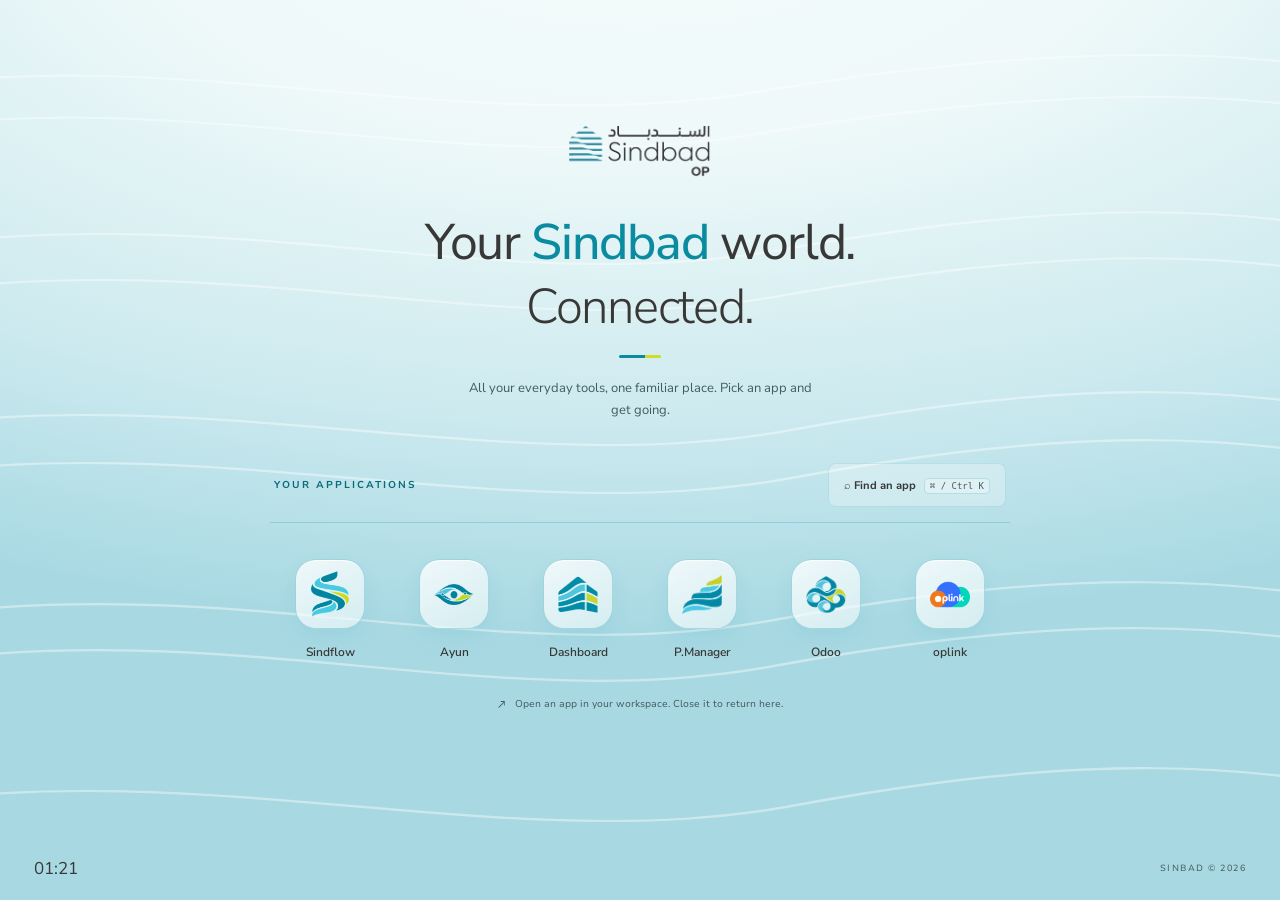
<file: index.html>
<!doctype html>
<html lang="en">

<head>
    <meta charset="UTF-8">
    <meta name="viewport" content="width=device-width, initial-scale=1">
    <meta name="theme-color" content="#0A8BA0">

    <title>Sindbad | Your Apps</title>

    <link rel="stylesheet" href="assets/styles/base.css">
    <link rel="stylesheet" href="assets/styles/brand-refresh.css">
    <link rel="stylesheet" href="assets/styles/app-board.css">
    <link rel="stylesheet" href="assets/styles/light-theme.css">
    <link rel="stylesheet" href="assets/styles/responsive.css">
    <link rel="stylesheet" href="assets/styles/oplink-guide.css">
</head>

<body>

    <svg class="waves" viewBox="0 0 440 900" preserveAspectRatio="none" aria-hidden="true" focusable="false">
        <g fill="none" stroke="#FFFFFF" stroke-width="2.2" stroke-linecap="round" opacity=".75">
            <path d="M-40 90 C 60 40, 160 140, 260 92 S 440 40, 500 96"></path>
            <path d="M-40 132 C 60 82, 160 182, 260 134 S 440 82, 500 138"></path>
            <path d="M-40 250 C 80 196, 170 300, 268 250 S 430 198, 500 254"></path>
            <path d="M-40 296 C 80 242, 170 346, 268 296 S 430 244, 500 300"></path>
            <path d="M-40 430 C 70 378, 175 482, 272 430 S 432 380, 500 434"></path>
            <path d="M-40 478 C 70 426, 175 530, 272 478 S 432 428, 500 482"></path>
            <path d="M-40 620 C 80 566, 168 672, 266 620 S 430 570, 500 624"></path>
            <path d="M-40 666 C 80 612, 168 718, 266 666 S 430 616, 500 670"></path>
            <path d="M-40 806 C 70 754, 175 858, 272 806 S 432 756, 500 810"></path>
        </g>
    </svg>
    <main class="launcher" aria-labelledby="page-title">
        <section class="content">

            <a class="brand" href="#" aria-label="Sindbad apps">
                <img src="assets/images/sindbad-logo.png" alt="Sindbad">
            </a>

            <h1 id="page-title">
                Your <em>Sindbad</em> world.
                <span>Connected.</span>
            </h1>

            <p class="subtitle">
                All your everyday tools, one familiar place.
                Pick an app and get going.
            </p>

            <div class="directory-head">
                <span>YOUR APPLICATIONS</span>

                <button id="findButton" type="button">
                    ⌕
                    <b>Find an app</b>
                    <kbd>⌘ / Ctrl K</kbd>
                </button>
            </div>

            <!-- Edit application names, descriptions, icons, and links directly in this HTML. -->
            <nav id="apps" class="apps" aria-label="Sindbad applications">

                <!-- Sindflow -->
                <div class="app" data-search="sindflow tasks projects">
                    <button target_link="https://oracleapex.com/ords/r/sindbad_sales/sindbad-sales-panal134338/login" target="_blank" rel="noopener" aria-label="Open Tasks & Projects">
                        <span class="icon tone-0">
                            <img src="assets/images/sindflow-mark.png" alt="">
                        </span>
                        <span class="app-name">Sindflow</span>
                    </button>
                </div>

                <!-- People -->
                <div class="app" data-search="people hr">
                    <button target_link="https://server.ayunts.com/" class="inactive"
                        aria-label="People & HR link coming soon">
                        <span class="icon tone-1">
                            <span class="symbol" aria-hidden="true">
                                <img src="assets/images/ayun-logo.png" alt="">
                            </span>
                        </span>
                        <span class="app-name">Ayun</span>
                    </button>
                </div>

                <!-- Dashboard -->
                <div class="app" data-search="Dashboard">
                    <button target_link="https://www.sindbadom.work/admin/login" class="inactive"
                        aria-label="Dashboard link coming soon">
                        <span class="icon tone-2">
                            <span class="symbol" aria-hidden="true">
                                <img src="assets/images/sindbad-dashboard.png" alt="">
                            </span>
                        </span>
                        <span class="app-name">Dashboard</span>
                    </button>
                </div>

                <!-- Project Manager -->
                <div class="app" data-search="files assets">
                    <button target_link="https://sindbadom.work/pm/login" class="inactive"
                        aria-label="Project Manager link coming soon">
                        <span class="icon tone-3">
                            <span class="symbol" aria-hidden="true">
                                <img src="assets/images/Project-Manager.png" alt="">
                            </span>
                        </span>
                        <span class="app-name">P.Manager</span>
                    </button>
                </div>

                <!-- Odoo -->
                <div class="app" data-search="Odoo reports">
                    <button target_link="https://sindbad-home.odoo.com/odoo" class="inactive"
                        aria-label="Reports & Odoo link coming soon">
                        <span class="icon tone-4">
                            <span class="symbol" aria-hidden="true">
                                <img src="assets/images/sindodoo.png" alt="">
                            </span>
                        </span>
                        <span class="app-name">Odoo</span>
                    </button>
                </div>
                <!-- oplink -->
                <div class="app" data-search="oplink reports">
                    <button target_link="https://opsso.oppein.com/sso/login?service=https%3A%2F%2Fapi-phx.yunxuetang.cn%2Fsso%2Foppein%2Fsso%2Flogin" class="inactive"
                        aria-label="Reports & oplink link coming soon">
                        <span class="icon tone-4">
                            <span class="symbol" aria-hidden="true">
                                <img src="assets/images/oplink.png" alt="">
                            </span>
                        </span>
                        <span class="app-name">oplink</span>
                    </button>
                </div>
                <!--                 
                <div class="app" data-search="Odoo reports">
                    <button class="inactive" type="button" disabled aria-label="Add application — coming soon">
                        <span class="icon tone-4">
                            <span class="symbol" aria-hidden="true">
                                <img src="assets/images/add.png" alt="">
                            </span>
                        </span>
                        <span class="app-name">Add</span>
                    </button>
                </div> -->

            </nav>

            <p class="launch-note">
                ↗ &nbsp; Open an app in your workspace. Close it to return here.
            </p>

        </section>
    </main>

    <!-- Footer -->
    <footer>
        <span class="clock" id="clock"></span>
        <span>SINBAD © 2026</span>
    </footer>

    <!-- Search Dialog -->
    <dialog id="searchDialog" aria-labelledby="search-title">
        <form method="dialog" class="search-panel">

            <button class="close" type="button" aria-label="Close search">
                ×
            </button>

            <label id="search-title" for="search">FIND AN APP</label>

            <div class="search-box">
                <span>⌕</span>
                <input id="search" type="search" placeholder="Search your applications…" autocomplete="off">
            </div>

            <div id="results" class="results"></div>
        </form>
    </dialog>

<!-- Float Board -->

    <dialog class="float-board" aria-labelledby="board-title">
        <aside id="oplink-guide" aria-label="Oplink training guide" hidden>
            <button type="button" class="guide-close" aria-label="Dismiss guide" title="Close (Esc)">×</button>
            <p>Need help with online training?</p>
            <div class="guide-actions">
                <a class="guide-download" target="_blank" href="assets/docs/oplink-training-guide.pdf" download="Oplink-Online-Training-Guide.pdf">Download guide</a>
                <button type="button" class="guide-skip">Skip</button>
            </div>
        </aside>
        <div class="board-child">
            <span id="board-title" class="board-sr-only"></span>
            <button type="button" class="dock-toggle" aria-label="Show applications sidebar" aria-expanded="false"
                aria-controls="app-dock" title="Show applications sidebar" autofocus><span
                    aria-hidden="true">‹</span></button>
            <div class="board-layout">
                <aside class="app-dock" id="app-dock" aria-label="Applications sidebar" inert>
                    <nav class="dock-items" aria-label="Switch application"></nav>
                    <div class="dock-actions">
                        <button type="button" class="board-fullscreen" aria-label="Full screen"
                            title="Full screen"><span class="dock-action-icon" aria-hidden="true">⛶</span><span>Full
                                screen</span></button>
                        <button type="button" class="board-close" aria-label="Back to applications"
                            title="Back to applications"><span class="dock-action-icon"
                                aria-hidden="true">←</span><span>Home</span></button>
                    </div>
                </aside>
                <div class="board-workspace">
                    <div class="board-stage">
                        <div class="board-loading" role="status"><span class="board-spinner"></span><span>Opening your
                                app…</span></div>
                        <iframe title="Application" class="board"
                            referrerpolicy="strict-origin-when-cross-origin"></iframe>
                        <p class="board-missing" hidden>This app doesn't have a link yet.</p>
                    </div>

                </div>
            </div>
        </div>
    </dialog>
    <script src="assets/scripts/app-board.js" defer></script>
    <script src="assets/scripts/app-search.js" defer></script>

    <script src="assets/scripts/clock.js" defer></script>
</body>

</html>
</file>
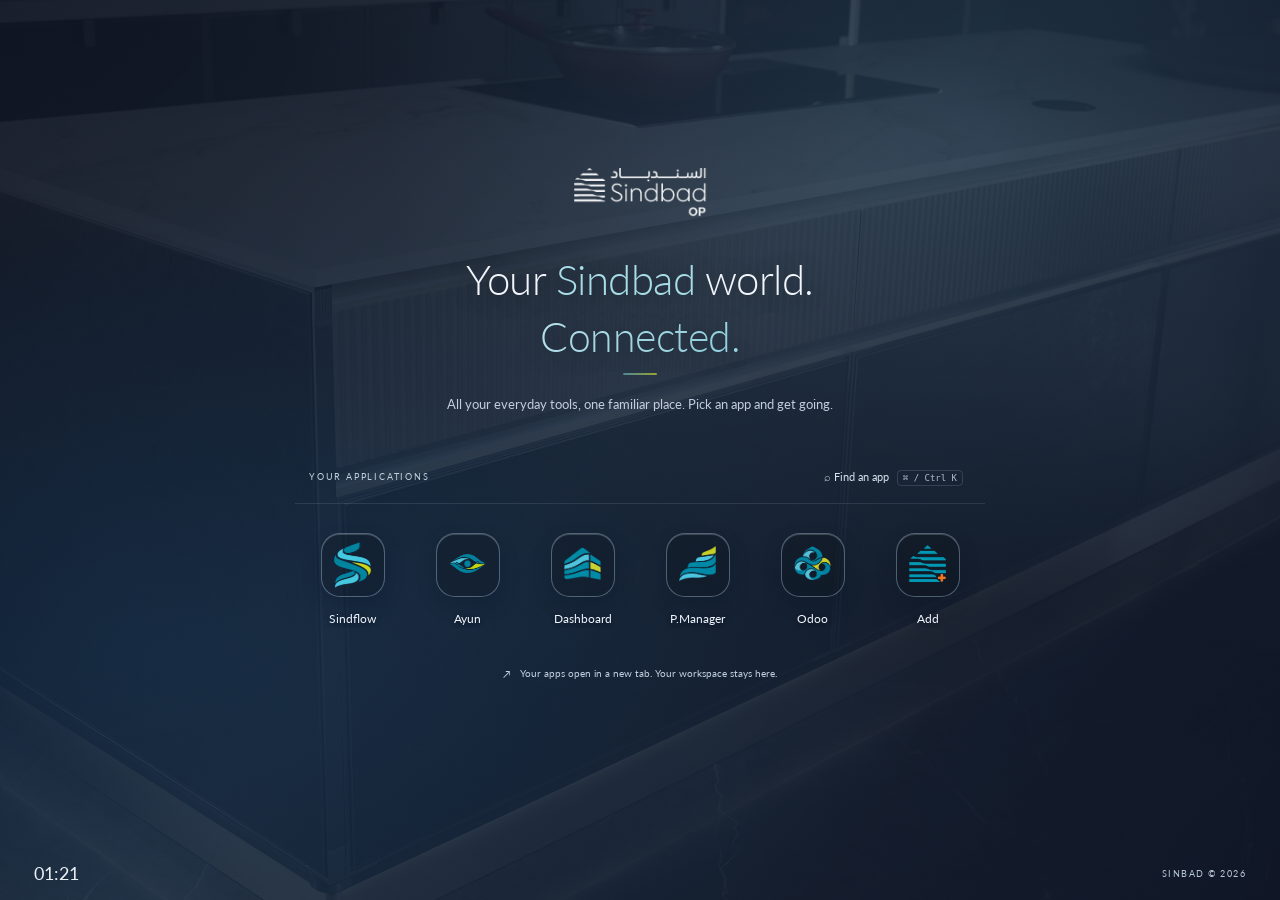
<file: index.before-brand.html>
<!doctype html>
<html lang="en">

<head>
    <meta charset="UTF-8">
    <meta name="viewport" content="width=device-width, initial-scale=1">
    <meta name="theme-color" content="#10233c">

    <title>Sindbad | Your Apps</title>

    <style>
        @font-face {
            font-family: Lato;
            src: url('assets/Lato-Regular.ttf') format('truetype');
            font-weight: 400;
            font-display: swap
        }

        @font-face {
            font-family: Lato;
            src: url('assets/Lato-Light.ttf') format('truetype');
            font-weight: 300;
            font-display: swap
        }

        :root {
            font-family: Lato, Segoe UI, sans-serif;
            color: #f2f6fb;
            font-synthesis: none
        }

        * {
            box-sizing: border-box;
            margin: 0%;
            padding: 0%;
            box-sizing: border-box;
            background: transparent;
            border: none;
            outline: none;
        }

        html,
        body {
            margin: 0;
            width: 100%;
            height: 100%;
            overflow: hidden;
        }

        body {
            background: #0c1729;
        }

        body:before {
            content: "";
            position: absolute;
            height: 100vh;
            inset: 0;
            z-index: -2;
            background: linear-gradient(135deg, #0d1a2ed4, #183252b5 48%, #0c1b35d4), url('assets/sindbad-interior.webp') center/cover no-repeat;
            filter: saturate(.38) brightness(.72);
        }

        body:after {
            content: "";
            position: absolute;
            inset: 0;
            z-index: -1;
            background: radial-gradient(ellipse at 77% 13%, #79c8ed26, transparent 44%), radial-gradient(ellipse at 13% 75%, #1759984c, transparent 53%);
            background: radial-gradient(ellipse at 76% 16%, #79c8ed25, transparent 43%),
                radial-gradient(ellipse at 12% 72%, #17599848, transparent 49%),
                linear-gradient(135deg, #10182cc9, #172b479c 46%, #101a33bd);
            opacity: .7;
        }

        button,
        input {
            font: inherit
        }

        .launcher {
            height: calc(100dvh - 54px);
            display: flex;
            align-items: center;
            justify-content: center;
            position: relative;
            isolation: isolate;
            overflow: hidden;
        }



        .content {
            width: min(920px, 100%);
            text-align: center;
            padding: 20px;
            animation: rise .8s ease both
        }

        .brand {
            display: inline-block;
            margin-bottom: clamp(18px, 3.6vh, 34px)
        }

        .brand img {
            width: clamp(100px, 15vh, 140px);
            display: block;
            filter: grayscale(1) brightness(0) invert(1);
            opacity: .92
        }

        .content h1 {
            font-size: clamp(26px, min(3.35vw, 4.7vh), 45px);
            font-weight: 300;
            letter-spacing: -.5px;
            line-height: 1.22;
            margin: 0;
            color: #f2f5fb;
            text-shadow: 0 3px 24px #050d2060
        }

        .content h1 em {
            font-style: normal;
            font-weight: 300;
            color: #a8dce7
        }

        .content h1 span {
            display: block;
            font-size: .98em;
            background: linear-gradient(105deg, #f1fbff, #93d9e7 65%, #70cddd);
            background-clip: text;
            -webkit-background-clip: text;
            color: transparent;
            margin-top: 6px
        }

        .content h1 span:after {
            content: "";
            display: block;
            width: 34px;
            height: 2px;
            border-radius: 2px;
            background: linear-gradient(90deg, #70cddd88, #cfdd28aa);
            margin: 12px auto 0
        }

        .subtitle {
            font-size: clamp(11px, min(1.05vw, 1.8vh), 14px);
            line-height: 1.7;
            color: #c2cedf;
            margin: clamp(12px, 2vh, 18px) auto 0
        }

        .directory-head {
            display: flex;
            align-items: center;
            justify-content: space-between;
            gap: 14px;
            width: min(690px, 100%);
            margin: clamp(25px, 5.3vh, 55px) auto 0;
            padding: 0 14px 14px;
            border-bottom: 1px solid #cde6ff1d
        }

        .directory-head>span {
            font-size: 9px;
            letter-spacing: 1.8px;
            color: #c1d2df
        }

        .directory-head button {
            border: 0;
            background: transparent;
            color: #d6e2ec;
            border-radius: 8px;
            padding: 6px 8px;
            cursor: pointer;
            font-size: 11px
        }

        .directory-head button:hover {
            background: #ffffff0c
        }

        .directory-head kbd {
            font-size: 9px;
            border: 1px solid #cde6ff27;
            border-radius: 4px;
            padding: 2px 5px;
            color: #aabed1;
            margin-left: 5px
        }

        .apps {
            display: grid;
            grid-template-columns: repeat(6, minmax(0, 1fr));
            width: min(690px, 100%);
            margin: 21px auto 0;
            gap: 22px 0;
            justify-content: center;
        }

        .app {
            min-width: 0
        }

        .app button {
            display: flex;
            align-items: center;
            flex-direction: column;
            color: inherit;
            text-decoration: none;
            padding: 8px 2px;
            border-radius: 16px;
            margin: auto;
        }

        .icon {
            width: 64px;
            height: 64px;
            border-radius: 19px;
            display: grid;
            place-items: center;
            border: 1px solid #bddaf65c;
            /* background: linear-gradient(145deg, #486078e8, #283e58ed); */
            background-color: #00000027;
            box-shadow: inset 0 1px 0 #ffffff30, 0 8px 18px #06122640;
            transition: transform .35s cubic-bezier(.18, .85, .25, 1.2), box-shadow .35s
        }

        .icon svg {
            width: 31px;
            height: 31px;
            stroke: currentColor;
            stroke-width: 1.8;
            fill: none
        }

        .icon img {
            width: 60%;
            /* filter: brightness(0) invert(1); */
        }

        .tone-0,
        .tone-3,
        .tone-5 {
            color: #c0f1fa
        }

        .tone-1,
        .tone-4 {
            color: #e6f3aa
        }

        .tone-2 {
            color: #f3f7ff
        }

        .app button:hover .icon,
        .app button:focus-visible .icon {
            transform: translateY(-8px) scale(1.08);
            box-shadow: inset 0 1px 0 #ffffff45, 0 15px 28px #04102755;
            cursor: pointer;
        }

        .app-name {
            white-space: nowrap;
            overflow: hidden;
            text-overflow: ellipsis;
            width: 100%;
            font-size: clamp(10px, min(.95vw, 1.65vh), 13px);
            line-height: 1.5;
            margin-top: 13px;
            color: #f1f5fc;
            text-shadow: 0 2px 5px #061329cc
        }

        .launch-note {
            font-size: clamp(9px, .75vw, 11px);
            color: #c0d0e0;
            margin: clamp(20px, 3.5vh, 32px) 0 0
        }

        footer {
            height: 54px;
            display: flex;
            justify-content: space-between;
            align-items: center;
            padding: 12px 34px;
            color: #b8c8d9;
            font-size: 9px;
            letter-spacing: 1.5px
        }

        .clock {
            font-size: 18px;
            letter-spacing: 0;
            font-variant-numeric: tabular-nums;
            color: #e8f0f5
        }

        dialog {
            border: 0;
            padding: 0;
            border-radius: 22px;
            width: min(430px, calc(100% - 32px));
            box-shadow: 0 25px 90px #07172a80;
            background: #f5f9fa;
            color: #354f59
        }

        dialog::backdrop {
            background: #0b1d2b88;
            backdrop-filter: blur(10px)
        }

        .search-panel {
            position: relative;
            padding: 27px
        }

        .search-panel label {
            display: block;
            font-size: 10px;
            letter-spacing: 1.8px;
            color: #71909b;
            margin-bottom: 19px
        }

        .close {
            position: absolute;
            top: 14px;
            right: 15px;
            border: 0;
            background: transparent;
            font-size: 25px;
            color: #68818a;
            cursor: pointer
        }

        .search-box {
            display: flex;
            align-items: center;
            gap: 11px;
            border-bottom: 1px solid #cbdde1;
            color: #0a8ba0
        }

        .search-box input {
            border: 0;
            outline: 0;
            background: transparent;
            width: 100%;
            padding: 10px 0;
            font-size: 16px;
            color: #354f59
        }

        .results {
            margin-top: 14px;
            max-height: 45vh;
            overflow: auto
        }

        .result {
            display: flex;
            align-items: center;
            gap: 13px;
            padding: 13px 10px;
            border-radius: 10px;
            text-decoration: none;
            color: #436974
        }

        .result:hover {
            background: #e8f2f5
        }

        .result span {
            flex: 1
        }

        .result strong,
        .result small {
            display: block
        }

        .result strong {
            font-size: 13px;
            font-weight: 400
        }

        .result small {
            font-size: 11px;
            color: #788e97;
            margin-top: 4px
        }

        .result img {
            width: 22px;
            height: 22px;
            object-fit: contain
        }

        .empty {
            text-align: center;
            padding: 25px;
            color: #708995;
            font-size: 13px
        }

        @keyframes rise {
            from {
                opacity: 0;
                transform: translateY(10px)
            }

            to {
                opacity: 1;
                transform: none
            }
        }

        @media(max-width:650px) {
            .launcher {
                height: calc(100dvh - 44px)
            }

            .content {
                padding: 14px 20px
            }

            .subtitle,
            .directory-head>span,
            .launch-note,
            footer>span:last-child {
                display: none
            }

            .brand {
                margin-bottom: 22px
            }

            .brand img {
                width: clamp(96px, 13vh, 116px)
            }

            .content h1 {
                font-size: clamp(24px, min(7.1vw, 3.8vh), 31px)
            }

            .directory-head {
                justify-content: center;
                border: 0;
                margin-top: 27px;
                padding: 0
            }

            .directory-head button {
                padding: 8px 14px;
                border: 1px solid #cde6ff20;
                background: #d8edff05;
                border-radius: 20px
            }

            .directory-head kbd {
                display: none
            }

            .apps {
                grid-template-columns: repeat(3, minmax(0, 1fr));
                margin-top: 25px;
                row-gap: clamp(20px, 4vh, 34px)
            }

            .icon {
                width: clamp(48px, 8vh, 64px);
                height: clamp(48px, 8vh, 64px)
            }

            .app-name {
                font-size: clamp(10px, 2.9vw, 12px);
                margin-top: 11px
            }

            footer {
                height: 44px;
                justify-content: center;
                padding: 8px
            }

            .clock {
                font-size: 16px
            }
        }

        @media(max-height:500px) {
            .brand {
                margin-bottom: 11px
            }

            .brand img {
                width: 82px
            }

            .content h1 {
                font-size: 25px
            }

            .directory-head {
                margin-top: 16px
            }

            .apps {
                margin-top: 12px;
                row-gap: 11px
            }

            .icon {
                width: 46px;
                height: 46px
            }

            .icon svg {
                width: 25px;
                height: 25px
            }

            .app-name {
                font-size: 10px;
                margin-top: 7px
            }

            .launch-note {
                display: none
            }

            footer {
                height: 38px
            }
        }

        @media(prefers-reduced-motion:reduce) {

            *,
            *::before,
            *::after {
                animation: none !important;
                transition: none !important
            }
        }
    </style>
</head>

<body>

    <main class="launcher" aria-labelledby="page-title">
        <section class="content">

            <a class="brand" href="#" aria-label="Sindbad apps">
                <img src="assets/sindbad-logo.png" alt="Sindbad">
            </a>

            <h1 id="page-title">
                Your <em>Sindbad</em> world.
                <span>Connected.</span>
            </h1>

            <p class="subtitle">
                All your everyday tools, one familiar place.
                Pick an app and get going.
            </p>

            <div class="directory-head">
                <span>YOUR APPLICATIONS</span>

                <button id="findButton" type="button">
                    ⌕
                    <b>Find an app</b>
                    <kbd>⌘ / Ctrl K</kbd>
                </button>
            </div>

            <!-- Edit application names, descriptions, icons, and links directly in this HTML. -->
            <nav id="apps" class="apps" aria-label="Sindbad applications">

                <!-- Sindflow -->
                <div class="app" data-search="sindflow tasks projects">
                    <button href="#" target="_blank" rel="noopener" aria-label="Open Tasks & Projects">
                        <span class="icon tone-0">
                            <img src="assets/sindflow-mark.png" alt="">
                        </span>
                        <span class="app-name">Sindflow</span>
                    </button>
                </div>

                <!-- People -->
                <div class="app" data-search="people hr">
                    <button href="https://server.ayunts.com/" class="inactive"
                        aria-label="People & HR link coming soon">
                        <span class="icon tone-1">
                            <span class="symbol" aria-hidden="true">
                                <img src="assets/ayun-logo.png" alt="">
                            </span>
                        </span>
                        <span class="app-name">Ayun</span>
                    </button>
                </div>

                <!-- Dashboard -->
                <div class="app" data-search="Dashboard">
                    <button href="https://www.sindbadom.work/admin/login" class="inactive"
                        aria-label="Dashboard link coming soon">
                        <span class="icon tone-2">
                            <span class="symbol" aria-hidden="true">
                                <img src="assets/sindbad-dashboard.png" alt="">
                            </span>
                        </span>
                        <span class="app-name">Dashboard</span>
                    </button>
                </div>

                <!-- Project Manager -->
                <div class="app" data-search="files assets">
                    <button href="https://sindbadom.work/pm/login" class="inactive"
                        aria-label="Project Manager link coming soon">
                        <span class="icon tone-3">
                            <span class="symbol" aria-hidden="true">
                                <img src="assets/Project-Manager.png" alt="">
                            </span>
                        </span>
                        <span class="app-name">P.Manager</span>
                    </button>
                </div>

                <!-- Odoo -->
                <div class="app" data-search="Odoo reports">
                    <button href="https://sindbad-home.odoo.com/" class="inactive"
                        aria-label="Reports & Odoo link coming soon">
                        <span class="icon tone-4">
                            <span class="symbol" aria-hidden="true">
                                <img src="assets/sindodoo.png" alt="">
                            </span>
                        </span>
                        <span class="app-name">Odoo</span>
                    </button>
                </div>
                <!-- Odoo -->
                <div class="app" data-search="Odoo reports">
                    <button class="inactive" style="pointer-events: none;" aria-label="Reports & Odoo link coming soon">
                        <span class="icon tone-4">
                            <span class="symbol" aria-hidden="true">
                                <img src="assets/add.png" alt="">
                            </span>
                        </span>
                        <span class="app-name">Add</span>
                    </button>
                </div>

            </nav>

            <p class="launch-note">
                ↗ &nbsp; Your apps open in a new tab. Your workspace stays here.
            </p>

        </section>
    </main>

    <!-- Footer -->
    <footer>
        <span class="clock" id="clock"></span>
        <span>SINBAD © 2026</span>
    </footer>

    <!-- Search Dialog -->
    <dialog id="searchDialog">
        <form method="dialog" class="search-panel">

            <button class="close" value="cancel" aria-label="Close">
                ×
            </button>

            <label for="search">FIND AN APP</label>

            <div class="search-box">
                <span>⌕</span>
                <input id="search" type="search" placeholder="Search your applications…" autocomplete="off">
            </div>

            <div id="results" class="results">

                <!-- Sindflow -->
                <a class="result" data-search="sindflow tasks projects" href="../../sindbad-workspace/?workspace"
                    target="_blank" rel="noopener">
                    <img src="assets/sindflow-mark.png" alt="">
                    <span>
                        <strong>Sindflow</strong>
                        <small>Tasks &amp; Projects</small>
                    </span>
                    ↗
                </a>

                <!-- People -->
                <div class="result" data-search="people hr">
                    <span class="symbol">♧</span>
                    <span>
                        <strong>People</strong>
                        <small>Link coming soon</small>
                    </span>
                </div>

                <!-- Finance -->
                <div class="result" data-search="finance">
                    <span class="symbol">▣</span>
                    <span>
                        <strong>Finance</strong>
                        <small>Link coming soon</small>
                    </span>
                </div>

                <!-- Project Manager -->
                <div class="result" data-search="files assets">
                    <span class="symbol">□</span>
                    <span>
                        <strong>Files &amp; Assets</strong>
                        <small>Link coming soon</small>
                    </span>
                </div>

                <!-- Insights -->
                <div class="result" data-search="insights reports">
                    <span class="symbol">▥</span>
                    <span>
                        <strong>Insights</strong>
                        <small>Link coming soon</small>
                    </span>
                </div>

                <!-- Help Desk -->
                <div class="result" data-search="help desk">
                    <span class="symbol">◉</span>
                    <span>
                        <strong>Help Desk</strong>
                        <small>Link coming soon</small>
                    </span>
                </div>

                <!-- Empty State -->
                <p class="empty" hidden>
                    No apps found. Try another name.
                </p>

            </div>
        </form>
    </dialog>

    <script>
        // const dialog = document.querySelector('#searchDialog');
        // const findButton = document.querySelector('#findButton');
        // const input = document.querySelector('#search');
        // const results = [...document.querySelectorAll('#results .result')];// const emptyState = document.querySelector('#results .empty');

        // function filterResults() {
        //   const query = input.value.trim().toLowerCase();
        //   let visible = 0;

        //   results.forEach((result) => {
        //     const matches = !query || result.dataset.search.includes(query);
        //     result.hidden = !matches;
        //     if (matches) visible += 1;
        //   });

        //   emptyState.hidden = visible !== 0;
        // }

        // findButton.addEventListener('click', () => {
        //   input.value = '';
        //   filterResults();
        //   dialog.showModal();
        //   input.focus();
        // });

        // input.addEventListener('input', filterResults);

        // document.addEventListener('click', (event) => {
        //   const inactiveLink = event.target.closest('a.inactive');
        //   if (inactiveLink) event.preventDefault();
        // });

        // document.addEventListener('keydown', (event) => {
        //   if ((event.metaKey || event.ctrlKey) && event.key.toLowerCase() === 'k') {
        //     event.preventDefault();
        //     findButton.click();
        //   }
        // });

        function updateClock() {
            document.querySelector('#clock').textContent = new Intl.DateTimeFormat('en-GB', {
                timeZone: 'Asia/Dubai',
                hour: '2-digit',
                minute: '2-digit',
                hour12: false,
            }).format(new Date());
        }

        updateClock();
        setInterval(updateClock, 30000);

    </script>

</body>

</html>
</file>
<file: assets/styles/base.css>
@font-face {
    font-family: Lato;
    src: url('../fonts/Lato-Regular.ttf') format('truetype');
    font-weight: 400;
    font-display: swap
}

@font-face {
    font-family: Lato;
    src: url('../fonts/Lato-Light.ttf') format('truetype');
    font-weight: 300;
    font-display: swap
}

:root {
    font-family: Lato, Segoe UI, sans-serif;
    color: #f2f6fb;
    font-synthesis: none
}

* {
    box-sizing: border-box;
    margin: 0%;
    padding: 0%;
    box-sizing: border-box;
    background: transparent;
    border: none;
    outline: none;
}

html,
body {
    margin: 0;
    width: 100%;
    height: 100%;
    overflow: hidden;
}

body {
    background: #CDEAEF;
}

body:before {
    content: "";
    position: absolute;
    height: 100vh;
    inset: 0;
    z-index: -2;
    background: radial-gradient(120% 80% at 50% -10%, #F4FCFB 0%, #EFF9F9 32%, #CDEAEF 70%, #A8D9E3 100%);
    /* background: linear-gradient(135deg, #0d1a2ed4, #183252b5 48%, #0c1b35d4), url('../images/sindbad-interior.webp') center/cover no-repeat; */
    /* filter: saturate(.38) brightness(.72); */
}


/* body:after {
    content: "";
    position: absolute;
    inset: 0;
    z-index: -1;
    background: radial-gradient(ellipse at 77% 13%, #79c8ed26, transparent 44%), radial-gradient(ellipse at 13% 75%, #1759984c, transparent 53%);
    background: radial-gradient(ellipse at 76% 16%, #79c8ed25, transparent 43%),
        radial-gradient(ellipse at 12% 72%, #17599848, transparent 49%),
        linear-gradient(135deg, #10182cc9, #172b479c 46%, #101a33bd);
    opacity: .7;
} */

button,
input {
    font: inherit
}

.launcher {
    height: calc(100dvh - 54px);
    display: flex;
    align-items: center;
    justify-content: center;
    position: relative;
    isolation: isolate;
    overflow: hidden;
}



.content {
    width: min(920px, 100%);
    text-align: center;
    padding: 20px;
    animation: rise .8s ease both
}

.brand {
    display: inline-block;
    margin-bottom: clamp(18px, 3.6vh, 34px)
}

.brand img {
    width: clamp(100px, 15vh, 140px);
    display: block;
    filter: grayscale(1) brightness(0) invert(1);
    opacity: .92
}

.content h1 {
    font-size: clamp(26px, min(3.35vw, 4.7vh), 45px);
    font-weight: 300;
    letter-spacing: -.5px;
    line-height: 1.22;
    margin: 0;
    color: #f2f5fb;
    text-shadow: 0 3px 24px #050d2060
}

.content h1 em {
    font-style: normal;
    font-weight: 300;
    color: #a8dce7
}

.content h1 span {
    display: block;
    font-size: .98em;
    background: linear-gradient(105deg, #f1fbff, #93d9e7 65%, #70cddd);
    background-clip: text;
    -webkit-background-clip: text;
    color: transparent;
    margin-top: 6px
}

.content h1 span:after {
    content: "";
    display: block;
    width: 34px;
    height: 2px;
    border-radius: 2px;
    background: linear-gradient(90deg, #70cddd88, #cfdd28aa);
    margin: 12px auto 0
}

.subtitle {
    font-size: clamp(11px, min(1.05vw, 1.8vh), 14px);
    line-height: 1.7;
    color: #c2cedf;
    margin: clamp(12px, 2vh, 18px) auto 0
}

.directory-head {
    display: flex;
    align-items: center;
    justify-content: space-between;
    gap: 14px;
    width: min(690px, 100%);
    margin: clamp(25px, 5.3vh, 55px) auto 0;
    padding: 0 14px 14px;
    border-bottom: 1px solid #cde6ff1d
}

.directory-head>span {
    font-size: 9px;
    letter-spacing: 1.8px;
    color: #c1d2df
}

.directory-head button {
    border: 0;
    background: transparent;
    color: #d6e2ec;
    border-radius: 8px;
    padding: 6px 8px;
    cursor: pointer;
    font-size: 11px
}

.directory-head button:hover {
    background: #ffffff0c
}

.directory-head kbd {
    font-size: 9px;
    border: 1px solid #cde6ff27;
    border-radius: 4px;
    padding: 2px 5px;
    color: #aabed1;
    margin-left: 5px
}

.apps {
    display: grid;
    grid-template-columns: repeat(6, minmax(0, 1fr));
    width: min(690px, 100%);
    margin: 21px auto 0;
    gap: 22px 0;
    justify-content: center;
}

.app {
    min-width: 0
}

.app button {
    display: flex;
    align-items: center;
    flex-direction: column;
    color: inherit;
    text-decoration: none;
    padding: 8px 2px;
    border-radius: 16px;
    margin: auto;
}

.icon {
    width: 64px;
    height: 64px;
    border-radius: 19px;
    display: grid;
    place-items: center;
    border: 1px solid #bddaf65c;
    /* background: linear-gradient(145deg, #486078e8, #283e58ed); */
    background-color: #00000027;
    box-shadow: inset 0 1px 0 #ffffff30, 0 8px 18px #06122640;
    transition: transform .35s cubic-bezier(.18, .85, .25, 1.2), box-shadow .35s
}

.icon svg {
    width: 31px;
    height: 31px;
    stroke: currentColor;
    stroke-width: 1.8;
    fill: none
}

.icon img {
    width: 60%;
    /* filter: brightness(0) invert(1); */
}

.tone-0,
.tone-3,
.tone-5 {
    color: #c0f1fa
}

.tone-1,
.tone-4 {
    color: #e6f3aa
}

.tone-2 {
    color: #f3f7ff
}

.app button:hover .icon,
.app button:focus-visible .icon {
    transform: translateY(-8px) scale(1.08);
    box-shadow: inset 0 1px 0 #ffffff45, 0 15px 28px #04102755;
    cursor: pointer;
}

.app-name {
    white-space: nowrap;
    overflow: hidden;
    text-overflow: ellipsis;
    width: 100%;
    font-size: clamp(10px, min(.95vw, 1.65vh), 13px);
    line-height: 1.5;
    margin-top: 13px;
    color: #f1f5fc;
    text-shadow: 0 2px 5px #061329cc
}

.launch-note {
    font-size: clamp(9px, .75vw, 11px);
    color: #c0d0e0;
    margin: clamp(20px, 3.5vh, 32px) 0 0
}

footer {
    height: 54px;
    display: flex;
    justify-content: space-between;
    align-items: center;
    padding: 12px 34px;
    color: #b8c8d9;
    font-size: 9px;
    letter-spacing: 1.5px
}

.clock {
    font-size: 18px;
    letter-spacing: 0;
    font-variant-numeric: tabular-nums;
    color: #e8f0f5
}

dialog {
    border: 0;
    padding: 0;
    border-radius: 22px;
    width: min(430px, calc(100% - 32px));
    box-shadow: 0 25px 90px #07172a80;
    background: #f5f9fa;
    color: #354f59
}

dialog::backdrop {
    background: #0b1d2b88;
    backdrop-filter: blur(10px)
}

.search-panel {
    position: relative;
    padding: 27px
}

.search-panel label {
    display: block;
    font-size: 10px;
    letter-spacing: 1.8px;
    color: #71909b;
    margin-bottom: 19px
}

.close {
    position: absolute;
    top: 14px;
    right: 15px;
    border: 0;
    background: transparent;
    font-size: 25px;
    color: #68818a;
    cursor: pointer
}

.search-box {
    display: flex;
    align-items: center;
    gap: 11px;
    border-bottom: 1px solid #cbdde1;
    color: #0a8ba0
}

.search-box input {
    border: 0;
    outline: 0;
    background: transparent;
    width: 100%;
    padding: 10px 0;
    font-size: 16px;
    color: #354f59
}

.results {
    margin-top: 14px;
    max-height: 45vh;
    overflow: auto
}

.result {
    display: flex;
    align-items: center;
    gap: 13px;
    padding: 13px 10px;
    border-radius: 10px;
    text-decoration: none;
    color: #436974
}

.result:hover {
    background: #e8f2f5
}

.result span {
    flex: 1
}

.result strong,
.result small {
    display: block
}

.result strong {
    font-size: 13px;
    font-weight: 400
}

.result small {
    font-size: 11px;
    color: #788e97;
    margin-top: 4px
}

.result img {
    width: 22px;
    height: 22px;
    object-fit: contain
}

.empty {
    text-align: center;
    padding: 25px;
    color: #708995;
    font-size: 13px
}

@keyframes rise {
    from {
        opacity: 0;
        transform: translateY(10px)
    }

    to {
        opacity: 1;
        transform: none
    }
}

@media(max-width:650px) {
    .launcher {
        height: calc(100dvh - 44px)
    }

    .content {
        padding: 14px 20px
    }

    .subtitle,
    .directory-head>span,
    .launch-note,
    footer>span:last-child {
        display: none
    }

    .brand {
        margin-bottom: 22px
    }

    .brand img {
        width: clamp(96px, 13vh, 116px)
    }

    .content h1 {
        font-size: clamp(24px, min(7.1vw, 3.8vh), 31px)
    }

    .directory-head {
        justify-content: center;
        border: 0;
        margin-top: 27px;
        padding: 0
    }

    .directory-head button {
        padding: 8px 14px;
        border: 1px solid #cde6ff20;
        background: #d8edff05;
        border-radius: 20px
    }

    .directory-head kbd {
        display: none
    }

    .apps {
        grid-template-columns: repeat(3, minmax(0, 1fr));
        margin-top: 25px;
        row-gap: clamp(20px, 4vh, 34px)
    }

    .icon {
        width: clamp(48px, 8vh, 64px);
        height: clamp(48px, 8vh, 64px)
    }

    .app-name {
        font-size: clamp(10px, 2.9vw, 12px);
        margin-top: 11px
    }

    footer {
        height: 44px;
        justify-content: center;
        padding: 8px
    }

    .clock {
        font-size: 16px
    }
}

@media(max-height:500px) {
    .brand {
        margin-bottom: 11px
    }

    .brand img {
        width: 82px
    }

    .content h1 {
        font-size: 25px
    }

    .directory-head {
        margin-top: 16px
    }

    .apps {
        margin-top: 12px;
        row-gap: 11px
    }

    .icon {
        width: 46px;
        height: 46px
    }

    .icon svg {
        width: 25px;
        height: 25px
    }

    .app-name {
        font-size: 10px;
        margin-top: 7px
    }

    .launch-note {
        display: none
    }

    footer {
        height: 38px
    }
}

@media(prefers-reduced-motion:reduce) {

    *,
    *::before,
    *::after {
        animation: none !important;
        transition: none !important
    }
}

.waves {
    position: absolute;
    inset: 0;
    width: 100%;
    height: 100%;
    pointer-events: none;
    opacity: .55;
}
</file>
<file: assets/styles/brand-refresh.css>
/* Sindbad palette from the mini brand sheet. */
@font-face {
    font-family: 'Nunito Sans';
    src: url('../fonts/NunitoSans-Variable.ttf') format('truetype');
    font-style: normal;
    font-weight: 200 1000;
    font-display: swap;
}

:root {
    font-family: 'Nunito Sans', Lato, 'Segoe UI', sans-serif;
    font-optical-sizing: auto;
    --brand: #0a8ba0;
    --sky: #70cddd;
    --lime: #cfdd28;
    --charcoal: #383837;
    --ease-out: cubic-bezier(.22, 1, .36, 1);
}
*{
    outline: none !important;
}
html {
    min-height: 100%;
    height: auto;
    overflow-x: hidden;
    overflow-y: auto;
}

body {
    min-height: 100dvh;
    height: auto;
    overflow: hidden;
    position: relative;
    isolation: isolate;
    /* background: #183c40; */
}

/* body::before {
    position: fixed;
    height: auto;
    background: linear-gradient(120deg, #173a3dec, #135461cf 55%, #383837d9), url('../images/sindbad-interior.webp') center / cover;
    filter: none;
}

body::after {
    position: fixed;
    background: radial-gradient(ellipse at 82% 5%, #70cddd24, transparent 55%), radial-gradient(ellipse at 0% 100%, #0a8ba063, transparent 55%);
    opacity: 1;
} */

/* .brand-waves {
    position: fixed;
    inset: 0;
    overflow: hidden;
    pointer-events: none;
    z-index: -1;
}

.brand-waves::before,
.brand-waves::after {
    content: '';
    position: absolute;
    width: min(85vw, 1100px);
    aspect-ratio: 1;
    border: 1px solid #70cddd1c;
    border-radius: 44% 56% 61% 39% / 48% 42% 58% 52%;
    box-shadow: 0 0 0 28px #70cddd06, 0 0 0 29px #70cddd0c, 0 0 0 75px #70cddd04, 0 0 0 76px #70cddd0b;
    top: -65%;
    right: -25%;
    transform: rotate(-20deg);
    animation: tide 22s ease-in-out infinite alternate;
} */

/* .brand-waves::after {
    top: auto;
    right: auto;
    bottom: -80%;
    left: -34%;
    animation-delay: -11s;
} */

.launcher {
    height: auto;
    min-height: calc(100dvh - 64px);
    overflow: visible;
}

.content {
    width: min(960px, 100%);
    padding: 40px 24px;
    animation: none;
}

.brand {
    margin-bottom: 28px;
    animation: brand-enter .85s var(--ease-out) both;
}

.brand img {
    width: clamp(110px, 16vh, 146px);
    opacity: 1;
}

.content h1 {
    font-size: clamp(30px, 4.2vw, 50px);
    letter-spacing: -1.3px;
    text-shadow: none;
    animation: brand-enter .9s .1s var(--ease-out) both;
}

.content h1 em {
    color: var(--lime);
    /* font-weight: 400; */
}

.content h1 span {
    color: #fff;
    background: none;
    margin-top: 4px;
}

.content h1 span::after {
    width: 42px;
    height: 3px;
    margin-top: 18px;
    background: var(--lime);
    animation: line-enter .8s .5s var(--ease-out) both;
}

.subtitle {
    font-size: 13px;
    color: #d0e5e7;
    max-width: 360px;
    margin-top: 19px;
    animation: brand-enter .9s .2s var(--ease-out) both;
}

.directory-head {
    width: min(740px, 100%);
    margin-top: 42px;
    padding: 0 4px 15px;
    border-color: #70cddd30;
    animation: brand-enter .9s .3s var(--ease-out) both;
}

.directory-head>span {
    font-size: 10px;
    letter-spacing: 2px;
    color: #bce3e8;
}

.directory-head button {
    color: #e7f6f7;
    transition: background .2s, color .2s;
}

.directory-head button:hover {
    background: #70cddd16;
    color: var(--sky);
}

.directory-head kbd {
    border-color: #70cddd40;
    color: #bce3e8;
}

.apps {
    width: min(740px, 100%);
    margin-top: 22px;
    gap: 16px 4px;
}

.app {
    animation: brand-enter .8s var(--ease-out) both;
    animation-delay: .36s;
}

.app:nth-child(2) {
    animation-delay: .43s;
}

.app:nth-child(3) {
    animation-delay: .5s;
}

.app:nth-child(4) {
    animation-delay: .57s;
}

.app:nth-child(5) {
    animation-delay: .64s;
}

.app:nth-child(6) {
    animation-delay: .71s;
}

.app button {
    width: 100%;
    padding: 14px 2px 12px;
    cursor: pointer;
}

.icon {
    width: 70px;
    height: 70px;
    border-radius: 21px;
    position: relative;
    overflow: hidden;
    background: linear-gradient(145deg, #70cddd20, #0a8ba014);
    border: 1px solid #70cddd50;
    box-shadow: inset 0 1px 0 #ffffff16, 0 8px 20px #072b3020;
    transition: transform .45s var(--ease-out), background .3s, border-color .3s, box-shadow .4s;
}

.icon::after {
    content: '';
    position: absolute;
    inset: 0;
    background: linear-gradient(110deg, transparent 20%, #ffffff20 50%, transparent 80%);
    transform: translateX(-130%);
    transition: transform .65s var(--ease-out);
    pointer-events: none;
}

.icon img {
    width: 60%;
    max-height: 46px;
    object-fit: contain;
}

.icon .symbol {
    width: 100%;
    display: grid;
    place-items: center;
}

.app button:hover .icon,
.app button:focus-visible .icon {
    transform: translateY(-6px);
    background: linear-gradient(145deg, #70cddd35, #0a8ba048);
    border-color: var(--sky);
    box-shadow: inset 0 1px 0 #ffffff30, 0 14px 30px #072b304a;
}

.app button:hover .icon::after,
.app button:focus-visible .icon::after {
    transform: translateX(130%);
}

.app button:active .icon {
    transform: translateY(-2px) scale(.96);
}

.app-name {
    font-size: 12px;
    margin-top: 14px;
    color: #e9f5f6;
    text-shadow: none;
    transition: color .25s;
}

.app button:hover .app-name,
.app button:focus-visible .app-name {
    color: var(--lime);
}

/* .app:last-child .icon {
    border-style: dashed;
    background: #70cddd05;
    box-shadow: none;
    opacity: .6;
}

.app:last-child .app-name {
    color: #a9c4c8;
} */

.launch-note {
    font-size: 10px;
    color: #b5d0d3;
    margin-top: 24px;
    animation: brand-enter .9s .8s var(--ease-out) both;
}

footer {
    height: 64px;
    padding: 14px 34px;
    color: #a9c7cb;
    font-size: 9px;
}

.clock {
    font-size: 17px;
    color: #daedef;
}

button:focus-visible,
a:focus-visible {
    outline: 2px solid var(--lime);
    outline-offset: 5px;
}

@keyframes brand-enter {
    from {
        opacity: 0;
        transform: translateY(16px);
    }

    to {
        opacity: 1;
        transform: translateY(0);
    }
}

@keyframes line-enter {
    from {
        transform: scaleX(0);
    }

    to {
        transform: scaleX(1);
    }
}

@keyframes tide {
    to {
        transform: translate3d(-24px, 20px, 0) rotate(4deg);
    }
}

@media (max-width: 650px) {
    .launcher {
        min-height: calc(100dvh - 54px);
    }

    .content {
        padding: 32px 20px 24px;
    }

    .brand {
        margin-bottom: 24px;
    }

    .brand img {
        width: 116px;
    }

    .content h1 {
        font-size: clamp(29px, 7vw, 38px);
        letter-spacing: -.8px;
    }

    .subtitle {
        display: block;
        font-size: 12px;
        max-width: 280px;
    }

    .directory-head {
        margin-top: 28px;
        padding-bottom: 0;
    }

    .apps {
        width: min(380px, 100%);
        gap: 14px 8px;
        margin-top: 18px;
    }

    .icon {
        width: 62px;
        height: 62px;
        border-radius: 19px;
    }

    .app-name {
        font-size: 12px;
    }

    footer {
        height: 54px;
    }

    .brand-waves::before {
        width: 140vw;
        top: -25%;
        right: -85%;
    }

    .brand-waves::after {
        width: 150vw;
        bottom: -35%;
        left: -100%;
    }
}

@media (max-height: 600px) and (min-width: 651px) {
    .content {
        padding: 24px;
    }

    .brand {
        margin-bottom: 14px;
    }

    .brand img {
        width: 90px;
    }

    .content h1 {
        font-size: 32px;
    }

    .directory-head {
        margin-top: 24px;
    }

    .launch-note {
        display: none;
    }
}

@media (prefers-reduced-motion: reduce) {

    *,
    *::before,
    *::after {
        animation: none !important;
        transition: none !important;
    }
}

/* ################# */
.float-board{
    display: none;
}
.float-board .board-child{
    width: 100%;
    height: 100vh;
    position: fixed;
    top: 0%;
    left: 0%;
    z-index: 2;
    padding: 1%;
    display: flex;
    gap: 1rem;
    
}

.float-board .side-nav{
    width: 100px;
    background-color: red;
}
.float-board iframe{
    flex-grow: 1;
    background-color: rebeccapurple;
}
</file>
<file: assets/styles/app-board.css>
.float-board { padding: 0; border: 1px solid #70cddd55; position: fixed; inset: 16px; margin: 0; width: calc(100% - 32px); height: calc(100dvh - 32px); max-width: none; max-height: none; border-radius: 22px; background: #164b54; color: #effbfc; overflow: hidden; box-shadow: 0 24px 100px #001d3480; }
.float-board[open] { display: block; }
.float-board::backdrop { background: #072c3566; backdrop-filter: blur(7px); }
.float-board .board-child { position: static; width: 100%; height: 100%; padding: 0; display: flex; flex-direction: column; gap: 0; }
.board-toolbar { flex: 0 0 64px; display: flex; align-items: center; gap: 12px; padding: 10px 18px; }
.board-toolbar button, .board-toolbar a { color: #effbfc; padding: 9px 12px; border-radius: 10px; background: #ffffff0d; text-decoration: none; font: inherit; font-size: 13px; cursor: pointer; }
.board-toolbar button:hover, .board-toolbar a:hover { background: #70cddd26; }
.board-toolbar .board-icon { width: 28px; height: 28px; object-fit: contain; }
#board-title { font-size: 15px; font-weight: 600; flex: 1; }
.board-stage { flex: 1; min-height: 0; position: relative; background: #f5f9fa; overflow: hidden; }
.float-board iframe { position: absolute; inset: 0; width: 100%; height: 100%; border: 0; background: #fff; opacity: 0; transition: opacity .25s ease; }
.float-board.is-loaded iframe { opacity: 1; }
.board-loading, .board-missing { position: absolute; inset: 0; display: flex; align-items: center; justify-content: center; flex-direction: column; gap: 16px; color: #436974; font-size: 14px; padding: 24px; text-align: center; }
.board-spinner { width: 26px; height: 26px; border: 2px solid #0a8ba025; border-top-color: #0a8ba0; border-radius: 50%; animation: board-spin .8s linear infinite; }
.float-board [hidden] { display: none !important; }
.board-help { margin: 0; padding: 9px 18px; font-size: 11px; line-height: 1.5; color: #c4e0e4; }
.float-board.is-morphing .board-stage, .float-board.is-morphing .board-help, .float-board.is-morphing .board-toolbar { opacity: 0; }
.board-stage, .board-help, .board-toolbar { transition: opacity .18s ease; }
body.app-is-open { overflow: hidden; }
.float-board { inset: 0; width: 100%; height: 100dvh; border: 0; border-radius: 0; }
.board-layout { flex: 1; min-height: 0; display: grid; grid-template-columns: 0px minmax(0, 1fr); transition: grid-template-columns .48s cubic-bezier(.22,1,.36,1); }
.dock-open .board-layout { grid-template-columns: 92px minmax(0, 1fr); }
.board-workspace { display: flex; flex-direction: column; min-width: 0; min-height: 0; overflow: hidden; }
.app-dock { overflow: hidden; min-width: 0; background: linear-gradient(180deg, #70cddd14, #082f3650); border-right: 1px solid #70cddd20; opacity: 0; transform: translateX(-25px); transition: transform .48s cubic-bezier(.22,1,.36,1), opacity .25s; }
.dock-open .app-dock { opacity: 1; transform: translateX(0); }
.dock-items { width: 92px; height: 100%; overflow-y: auto; overflow-x: hidden; display: flex; flex-direction: column; align-items: center; gap: 10px; padding: 18px 8px; scrollbar-width: thin; }
.dock-app { flex-shrink: 0; width: 70px; min-height: 76px; padding: 9px 4px 7px; border-radius: 17px; display: flex; align-items: center; flex-direction: column; gap: 7px; position: relative; color: #d8edf0; cursor: pointer; border: 1px solid transparent; transition: background .2s, transform .25s, border-color .2s; }
.dock-app img { width: 38px; height: 38px; object-fit: contain; transition: transform .25s cubic-bezier(.22,1,.36,1); }
.dock-app span { font-size: 10px; line-height: 1.2; white-space: nowrap; }
.dock-app:hover { background: #70cddd1c; transform: translateY(-2px); }
.dock-app:hover img { transform: scale(1.12); }
.dock-app[aria-pressed="true"] { background: #70cddd24; border-color: #70cddd45; color: #cfdd28; }
.dock-app[aria-pressed="true"]::before { content: ''; position: absolute; left: -6px; top: 30px; width: 3px; height: 16px; border-radius: 4px; background: #cfdd28; }
.board-toolbar .dock-toggle { display: grid; place-items: center; padding: 9px; }
.dock-toggle[aria-expanded="true"] { color: #cfdd28; background: #70cddd20; }
.float-board.is-morphing .board-layout { opacity: 0; }
@keyframes board-spin { to { transform: rotate(360deg); } }
@media(max-width:650px) { .float-board { inset: 6px; width: calc(100% - 12px); height: calc(100dvh - 12px); border-radius: 16px; } .board-toolbar { padding: 8px; gap: 8px; flex-basis: 58px; } .board-toolbar a { font-size: 11px; padding: 8px; } .board-close span { display: none; } #board-title { font-size: 13px; } .board-help { font-size: 10px; padding: 8px 12px; } }
@media(prefers-reduced-motion:reduce) { .float-board *, .float-board { animation: none !important; transition: none !important; } }
@media(max-width:650px) { .float-board { inset: 0; width: 100%; height: 100dvh; border-radius: 0; } .dock-open .board-layout { grid-template-columns: 76px minmax(0,1fr); } .dock-items { width: 76px; padding: 12px 5px; gap: 8px; } .dock-app { width: 62px; min-height: 70px; } .dock-app img { width: 32px; height: 32px; } .board-toolbar { gap: 5px; } .board-toolbar .board-icon { width: 22px; height: 22px; } }
/* Floating glass dock on the right; the app owns the entire canvas. */
.float-board { --dock-space: 118px; --motion: .52s cubic-bezier(.22,1,.36,1); background: transparent; box-shadow: none; }
.float-board::backdrop { background: #072c3540; backdrop-filter: blur(5px); }
.float-board .board-child { display: block; }
.board-sr-only { position: absolute; width: 1px; height: 1px; overflow: hidden; clip-path: inset(50%); white-space: nowrap; }
.board-layout { display: block; width: 100%; height: 100%; }
.board-workspace { position: absolute; inset: 0; overflow: hidden; border-radius: 0; background: #f5f9fa; box-shadow: 0 16px 60px #001e3540; transition: inset var(--motion), border-radius var(--motion); }
.dock-open .board-workspace { inset: 14px var(--dock-space) 14px 14px; border-radius: 22px; }
.board-stage { width: 100%; height: 100%; }
.app-dock { position: absolute; right: 18px; top: 50%; width: 84px; max-height: calc(100% - 36px); display: flex; flex-direction: column; padding: 8px 5px; border-radius: 26px; border: 1px solid #ffffff45; background: linear-gradient(150deg, #d9f8ff26, #17424f40); backdrop-filter: blur(28px) saturate(1.45); -webkit-backdrop-filter: blur(28px) saturate(1.45); box-shadow: inset 0 1px 0 #ffffff35, 0 18px 45px #001c343d; opacity: 0; transform: translate(120px,-50%) scale(.95); transition: transform var(--motion), opacity .3s ease; z-index: 2; }
.dock-open .app-dock { opacity: 1; transform: translate(0,-50%) scale(1); }
.dock-items { width: 100%; height: auto; min-height: 0; overflow-y: auto; overflow-x: hidden; gap: 6px; padding: 5px 0; }
.dock-app { width: 68px; min-height: 69px; padding: 8px 3px; border-radius: 18px; gap: 5px; color: #effbfc; }
.dock-app img { width: 36px; height: 36px; }
.dock-app[aria-pressed="true"]::before { left: 2px; top: 30px; width: 3px; height: 10px; }
.dock-actions { flex-shrink: 0; border-top: 1px solid #ffffff24; margin: 6px 4px 0; padding-top: 7px; display: grid; gap: 4px; }
.dock-actions button { display: flex; flex-direction: column; align-items: center; gap: 4px; border-radius: 13px; padding: 8px 2px; cursor: pointer; color: #e2f3f5; font-family: inherit; }
.dock-actions button:hover { background: #ffffff20; color: #cfdd28; }
.dock-actions span { font-size: 9px; }
.dock-actions .dock-action-icon { font: 24px/1 sans-serif; }
.dock-toggle { position: absolute; z-index: 3; right: -5px; top: 50%; transform: translateY(-50%); width: 26px; height: 68px; border: 1px solid #ffffff60; border-radius: 14px 0 0 14px; background: #164b5480; backdrop-filter: blur(20px); color: #effbfc; cursor: pointer; box-shadow: -4px 0 18px #001c3420; display: grid; place-items: center; transition: background .25s; }
.dock-toggle span { font: 24px/1 sans-serif; transition: transform var(--motion); }
.dock-open .dock-toggle span { transform: rotate(180deg); }
.dock-toggle:hover { background: #0a8ba0b0; }
.float-board.is-morphing .dock-toggle { opacity: 0; }
@media(max-width:650px) { .float-board { --dock-space: 96px; } .dock-open .board-workspace { inset: 8px var(--dock-space) 8px 8px; border-radius: 16px; } .app-dock { right: 14px; width: 72px; border-radius: 22px; padding: 6px 3px; max-height: calc(100% - 24px); } .dock-items { width: 100%; } .dock-app { width: 60px; min-height: 61px; padding: 6px 2px; } .dock-app img { width: 30px; height: 30px; } .dock-app span { font-size: 9px; } .dock-toggle { width: 21px; height: 58px; } }
/* Coordinated motion: the iframe resizes once, its surface animates on the compositor. */
.float-board { --motion: .56s cubic-bezier(.16,1,.3,1); }
.board-workspace { transform-origin: top left; transition: border-radius var(--motion); }
.float-board.is-morphing .board-layout, .float-board.is-morphing .board-stage { opacity: 1; }
.float-board.is-morphing { pointer-events: none; }
.board-stage { background: #edf5f5; }
.float-board iframe { transition: opacity .36s cubic-bezier(.16,1,.3,1); }
.board-loading { z-index: 1; background: radial-gradient(ellipse at 50% 40%, #fff, #e7f2f3); opacity: 1; visibility: visible; pointer-events: none; transition: opacity .32s ease, visibility 0s; }
.is-loaded .board-loading { opacity: 0; visibility: hidden; transition: opacity .32s ease, visibility 0s .32s; }
.board-loading-icon { width: 68px; height: 68px; object-fit: contain; animation: loading-breathe 1.8s ease-in-out infinite; }
.board-loading .board-spinner { width: 20px; height: 20px; }
.board-loading > span:last-child { font-size: 12px; letter-spacing: .2px; }
.app-dock { transition: transform var(--motion), opacity .24s ease; }
.dock-open .app-dock { transition: transform var(--motion), opacity .3s ease .035s; }
.dock-app { transition: background .22s, transform .35s cubic-bezier(.16,1,.3,1), border-color .22s; }
.dock-app img { transition: transform .38s cubic-bezier(.16,1,.3,1); }
.dock-app:active { transform: scale(.94); }
.dock-actions button { transition: transform .25s ease, background .2s, color .2s; }
.dock-actions button:active { transform: scale(.93); }
.dock-toggle { transition: background .25s, box-shadow .25s, opacity .2s; touch-action: manipulation; }
.dock-toggle:hover { box-shadow: -5px 0 24px #0a8ba048; }
.dock-toggle:active span { transform: scale(.8); }
.dock-open .dock-toggle:active span { transform: rotate(180deg) scale(.8); }
@keyframes loading-breathe { 0%,100% { transform: scale(.97); opacity: .8; } 50% { transform: scale(1.03); opacity: 1; } }
@media(prefers-reduced-motion:reduce) { .float-board *, .float-board { animation: none !important; transition: none !important; } }
</file>
<file: assets/styles/light-theme.css>
/* Contrast for the pale aqua background. Keep its gradient and waves intact. */
:root {
    --ink: #383837;
    --ink-soft: #435b5e;
    --teal-ink: #086c7c;
    color: var(--ink);
}

.brand img {
    filter: none;
}

.content h1 {
    color: var(--ink);
    font-weight: 400;
}

.content h1 em {
    color: #0a8ba0;
    font-weight: 500;
}

.content h1 span {
    color: var(--ink);
    font-weight: 300;
}

.content h1 span::after {
    background: linear-gradient(90deg, #0a8ba0 0 62%, #cfdd28 62%);
    height: 3px;
}

.subtitle {
    color: var(--ink-soft);
}

.directory-head {
    border-color: #0a8ba038;
}

.directory-head>span {
    color: var(--teal-ink);
    font-weight: 700;
}

.directory-head button {
    color: var(--ink);
    background: #ffffff48;
    border: 1px solid #0a8ba024;
}

.directory-head button:hover {
    background: #ffffffb0;
    color: var(--teal-ink);
}

.directory-head kbd {
    color: var(--ink-soft);
    border-color: #0a8ba033;
    background: #ffffff50;
}

.icon {
    background: linear-gradient(145deg, #ffffffc9, #eff9f99e);
    border-color: #0a8ba04a;
    box-shadow: inset 0 1px 0 #fff, 0 8px 20px #0a8ba014;
}

.app button:hover .icon,
.app button:focus-visible .icon {
    background: linear-gradient(145deg, #fff, #d9f1f4);
    border-color: #0a8ba0;
    box-shadow: inset 0 1px 0 #fff, 0 14px 26px #0a8ba028;
}

.app-name {
    color: var(--ink);
    font-weight: 600;
    text-shadow: none;
}

.app button:hover .app-name,
.app button:focus-visible .app-name {
    color: var(--teal-ink);
}

/* .app:last-child .icon {
    opacity: .8;
    background: #ffffff45;
    border-color: #0a8ba04d;
}

.app:last-child .app-name {
    color: var(--ink-soft);
    font-weight: 400;
} */

.launch-note,
footer {
    color: var(--ink-soft);
}

.clock {
    color: var(--ink);
}

button:focus-visible,
a:focus-visible {
    outline-color: var(--teal-ink);
}

/* The dock stays glass, with dark labels that hold up over a bright backdrop. */
.float-board {
    color: var(--ink);
}

.float-board::backdrop {
    background: #3838370d;
    backdrop-filter: blur(5px);
}

.board-workspace {
    box-shadow: 0 16px 60px #0a8ba01f;
}

.app-dock {
    background: linear-gradient(150deg, #ffffff9e, #e8f7f966);
    border-color: #ffffffc0;
    box-shadow: inset 0 1px 0 #fff, 0 15px 40px #0a8ba024;
}

.dock-app {
    color: var(--ink);
}

.dock-app:hover {
    background: #ffffff8a;
}

.dock-app[aria-pressed="true"] {
    color: var(--teal-ink);
    background: #70cddd38;
    border-color: #0a8ba054;
}

.dock-app[aria-pressed="true"]::before {
    background: #0a8ba0;
}

.dock-actions {
    border-top-color: #0a8ba026;
}

.dock-actions button {
    color: var(--ink-soft);
}

.dock-actions button:hover {
    background: #ffffff90;
    color: var(--teal-ink);
}

.dock-toggle,
.dock-toggle[aria-expanded="true"] {
    background: #ffffffb0;
    border-color: #0a8ba050;
    color: var(--teal-ink);
    box-shadow: -4px 0 18px #0a8ba018;
}

.dock-toggle:hover {
    background: #d9f1f4e8;
}

/* Search uses the launcher as its application directory. */
#searchDialog {
    margin: auto;
    width: min(460px, calc(100% - 32px));
    max-height: calc(100dvh - 40px);
    border: 1px solid #ffffffd9;
    background: #f4fbfbeF;
    backdrop-filter: blur(24px);
    color: var(--ink);
    box-shadow: 0 24px 80px #086c7c33;
}

#searchDialog[open] {
    animation: search-enter .26s cubic-bezier(.16, 1, .3, 1);
}

#searchDialog::backdrop {
    background: #38383733;
    backdrop-filter: blur(7px);
}

#searchDialog .search-panel label {
    color: var(--teal-ink);
    font-weight: 700;
}

#searchDialog .close {
    color: var(--ink-soft);
    padding: 4px 8px;
    border-radius: 8px;
}

#searchDialog .close:hover {
    background: #70cddd20;
}

#searchDialog .search-box {
    border-color: #0a8ba055;
}

#searchDialog .search-box:focus-within {
    border-color: #0a8ba0;
}

#searchDialog input {
    color: var(--ink);
}

#searchDialog input::placeholder {
    color: #596c6f;
}

#searchDialog .result {
    width: 100%;
    text-align: left;
    cursor: pointer;
    color: var(--ink);
    transition: background .18s;
}

#searchDialog .result:hover,
#searchDialog .result:focus-visible {
    background: #70cddd24;
}

#searchDialog .result:focus-visible {
    outline-offset: -2px;
}

#searchDialog .result strong {
    font-size: 14px;
    font-weight: 600;
}

#searchDialog .result small,
#searchDialog .empty {
    color: var(--ink-soft);
}

#searchDialog .result img {
    width: 32px;
    height: 32px;
}

#searchDialog .result-arrow {
    flex: 0;
    color: var(--teal-ink);
}

#searchDialog [hidden] {
    display: none !important;
}

@keyframes search-enter {
    from {
        opacity: 0;
        transform: translateY(8px) scale(.98);
    }

    to {
        opacity: 1;
        transform: none;
    }
}

@media(prefers-reduced-motion:reduce) {
    #searchDialog[open] {
        animation: none;
    }
}
</file>
<file: assets/styles/responsive.css>
/* Touch targets and small-screen layout, after the shared brand styles. */
html:has(dialog[open]) { overflow: hidden; }
body::before { position: fixed; height: 100dvh; }
#findButton { min-height: 44px; padding: 10px 15px; }
#searchDialog .close { width: 44px; height: 44px; display: grid; place-items: center; top: 8px; right: 8px; }
#searchDialog .search-panel { display: flex; flex-direction: column; max-height: calc(var(--search-height, 100dvh) - 42px); overflow: hidden; }
#searchDialog .search-box, #searchDialog label { flex-shrink: 0; }
#searchDialog .search-panel label { padding-right: 32px; }
#searchDialog .results { min-height: 0; max-height: none; overflow-y: auto; overscroll-behavior: contain; }
#searchDialog .result { min-height: 56px; flex-shrink: 0; }
.dock-actions button { min-width: 44px; min-height: 48px; }
.board-close span { display: block; }
.dock-items { overscroll-behavior: contain; }
.app button:disabled { cursor: default; }

/* A larger transparent hit area keeps the visible edge handle narrow. */
@media (max-width: 650px), (pointer: coarse) {
    .dock-toggle, .dock-toggle[aria-expanded="true"], .dock-toggle:hover {
        right: 0; width: 44px; min-height: 64px; border: 0; border-radius: 0;
        background: transparent; box-shadow: none; backdrop-filter: none;
        -webkit-backdrop-filter: none;
    }
    .dock-toggle::before {
        content: ''; position: absolute; right: 0; top: 0; bottom: 0; width: 20px;
        border: 1px solid #0a8ba050; border-radius: 14px 0 0 14px;
        background: #ffffffc9; backdrop-filter: blur(20px);
        box-shadow: -3px 0 14px #0a8ba018;
    }
    .dock-toggle span { position: absolute; right: 6px; }
    .dock-open .dock-toggle { top: calc(36px + env(safe-area-inset-top, 0px)); }
    .dock-open .app-dock { top: calc(50% + 30px); max-height: calc(100% - 96px - env(safe-area-inset-top, 0px) - env(safe-area-inset-bottom, 0px)); }
    .app button, .dock-app, .dock-actions button, #findButton { touch-action: manipulation; }
}
@media (max-width: 650px) {
    .content { padding: max(24px, env(safe-area-inset-top, 0px)) max(20px, env(safe-area-inset-right, 0px)) 20px max(20px, env(safe-area-inset-left, 0px)); }
    .subtitle { font-size: 13px; }
    #findButton { font-size: 13px; }
    .app-name { font-size: 13px; }
    .apps { gap: 10px 8px; }
    footer { padding-bottom: max(8px, env(safe-area-inset-bottom, 0px)); height: auto; min-height: 54px; }
    #searchDialog { top: calc(var(--search-top, 0px) + max(12px, env(safe-area-inset-top, 0px))); bottom: auto; margin: 0 auto; width: calc(100% - 24px); max-height: calc(var(--search-height, 100dvh) - 24px); }
    #searchDialog .search-panel { padding: 24px 18px 16px; max-height: calc(var(--search-height, 100dvh) - 26px); }
    #searchDialog .search-box input { min-height: 44px; font-size: 16px; }
    .board-close span { display: block; }
    .dock-app span, .dock-actions span { font-size: 10px; }
    .dock-actions .dock-action-icon { font-size: 24px; }
}
@media (max-width: 360px) {
    .content { padding-left: 14px; padding-right: 14px; }
    .content h1 { font-size: 27px; letter-spacing: -.8px; }
    .brand { margin-bottom: 18px; }
    .brand img { width: 100px; }
    .directory-head { margin-top: 20px; }
}
/* Keep the launcher usable in phone landscape without excessive vertical scrolling. */
@media (max-width: 650px) and (max-height: 700px) {
    .content { padding-top: 16px; padding-bottom: 16px; }
    .brand { margin-bottom: 16px; }
    .brand img { width: 90px; }
    .content h1 { font-size: 26px; }
    .subtitle { margin-top: 12px; font-size: 12px; }
    .directory-head { margin-top: 16px; }
    .apps { margin-top: 12px; row-gap: 4px; }
    .app button { padding-top: 8px; padding-bottom: 8px; }
    .icon { width: 54px; height: 54px; border-radius: 17px; }
    .app-name { margin-top: 10px; }
}
@media (max-height: 500px) and (min-width: 651px) {
    .launcher { min-height: calc(100dvh - 36px); }
    .content { padding: 14px 24px; }
    .brand { margin-bottom: 8px; }
    .brand img { width: 76px; }
    .content h1 { font-size: 27px; }
    .content h1 span { display: inline; font-size: 1em; margin-left: 6px; }
    .content h1 span::after, .subtitle { display: none; }
    .directory-head { margin-top: 14px; padding-bottom: 8px; }
    .apps { margin-top: 8px; }
    .app button { padding: 8px 2px; }
    .icon { width: 52px; height: 52px; border-radius: 16px; }
    .app-name { font-size: 12px; margin-top: 8px; }
    footer { height: 36px; padding: 6px 24px; }
    #searchDialog .search-panel { padding: 18px; }
    #searchDialog .search-panel label { margin-bottom: 8px; }
    #searchDialog .results { margin-top: 8px; }
}
@media (hover: none) {
    .app button:hover .icon { transform: none; }
    .app button:active .icon { transform: scale(.96); }
    .dock-app:hover { transform: none; }
    .dock-app:hover img { transform: none; }
    .dock-app:active { transform: scale(.94); }
}
</file>
<file: assets/styles/oplink-guide.css>
#oplink-guide {
    position: absolute;
    z-index: 10;
    top: 20px;
    left: 20px;
    width: min(320px, calc(100% - 40px));
    padding: 18px 38px 16px 20px;
    box-sizing: border-box;
    border: 1px solid #dce9eb;
    border-radius: 14px;
    background: #fff;
    color: #35545a;
    font: 14px/1.5 'Nunito Sans', Lato, sans-serif;
    text-align: left;
    box-shadow: 0 6px 24px #123d461a;
}
#oplink-guide[hidden] { display: none; }
#oplink-guide p { margin: 0; }
#oplink-guide .guide-close { position: absolute; top: 8px; right: 8px; width: 28px; height: 28px; border-radius: 6px; color: #7a8d91; font: 22px/1 sans-serif; cursor: pointer; }
#oplink-guide .guide-actions { display: flex; align-items: center; gap: 18px; margin-top: 10px; }
#oplink-guide .guide-actions > * { padding: 4px 0; font: 700 13px/1.5 'Nunito Sans', sans-serif; cursor: pointer; text-decoration: none; }
#oplink-guide .guide-download { color: #087f92; }
#oplink-guide .guide-skip { color: #7a8d91; font-weight: 400; }
#oplink-guide .guide-download:hover { text-decoration: underline; }
#oplink-guide .guide-close:hover { background: #f0f5f6; }
#oplink-guide :focus-visible { outline: 2px solid #0a8ba0 !important; outline-offset: 3px; }
.dock-open #oplink-guide { left: 108px; width: min(320px, calc(100% - 128px)); }
@media (max-width: 650px) { #oplink-guide { top: 12px; left: 12px; width: min(320px, calc(100% - 24px)); } }
</file>
